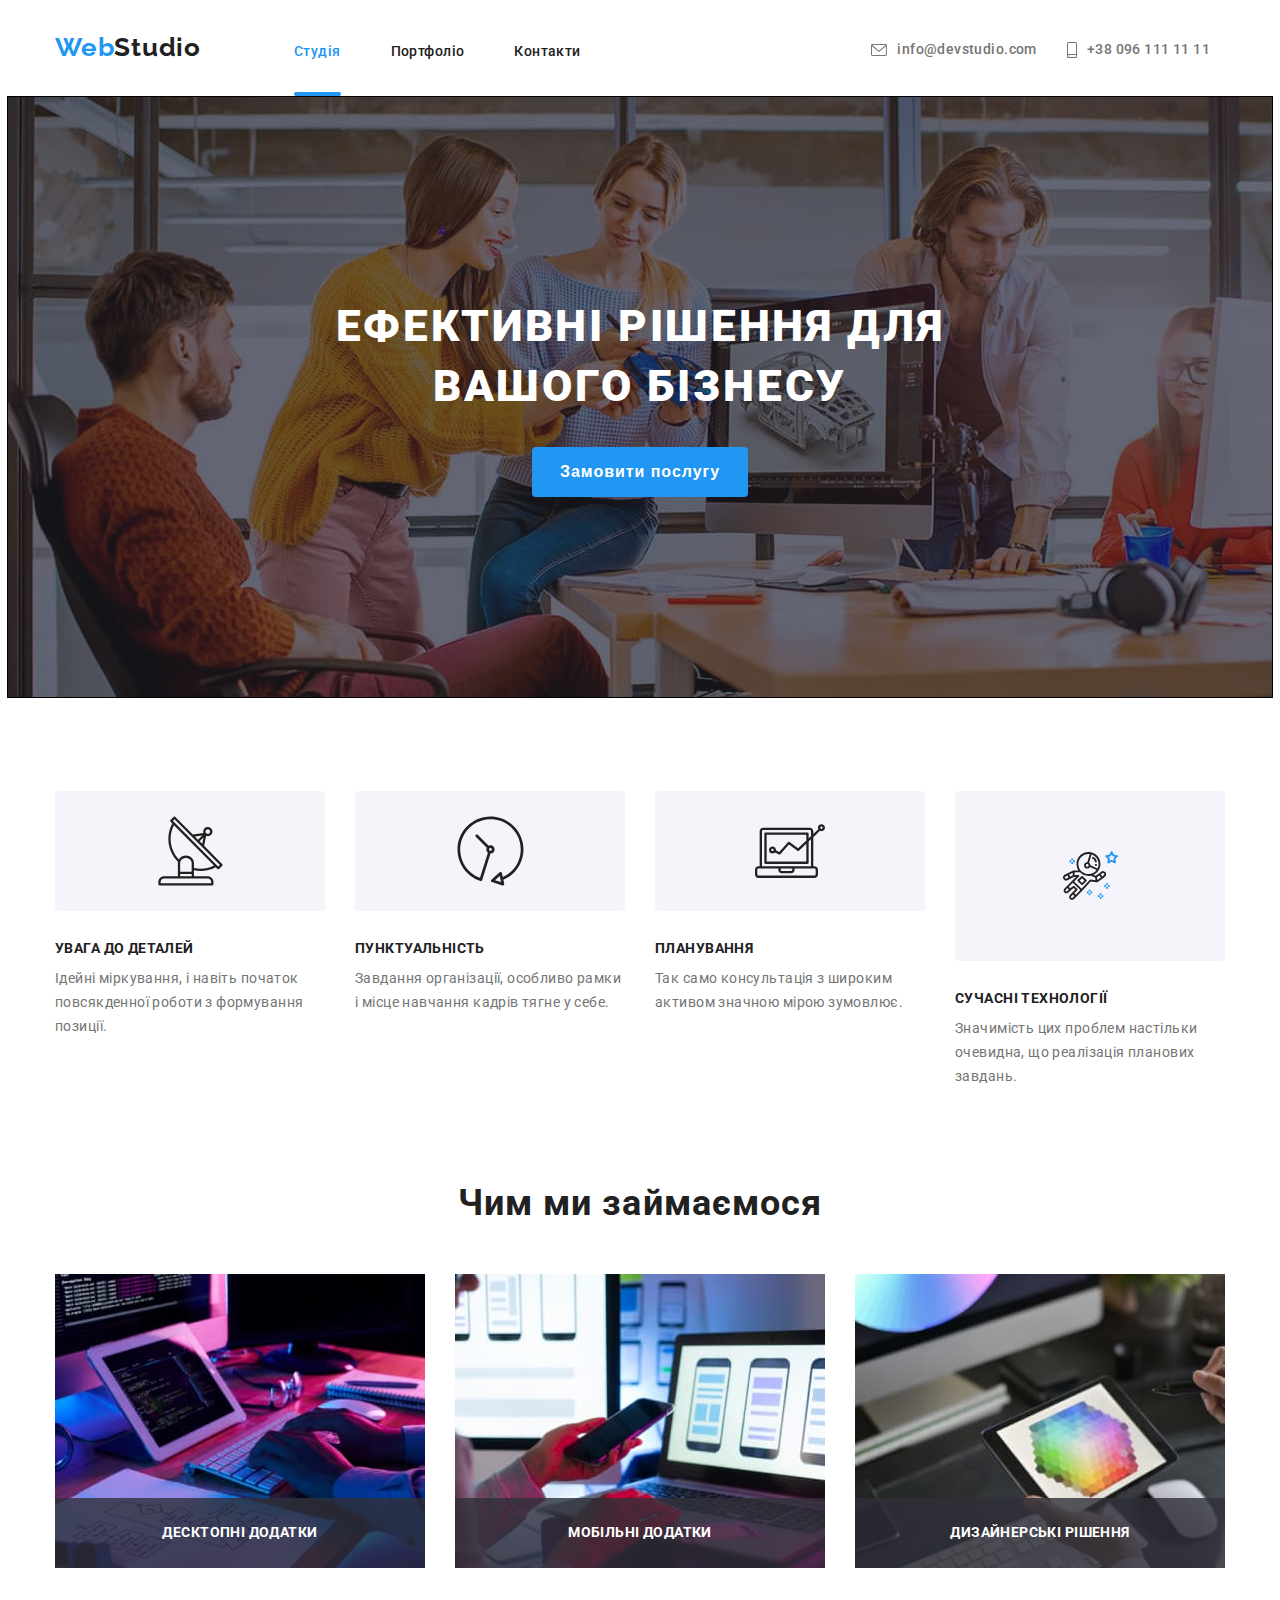
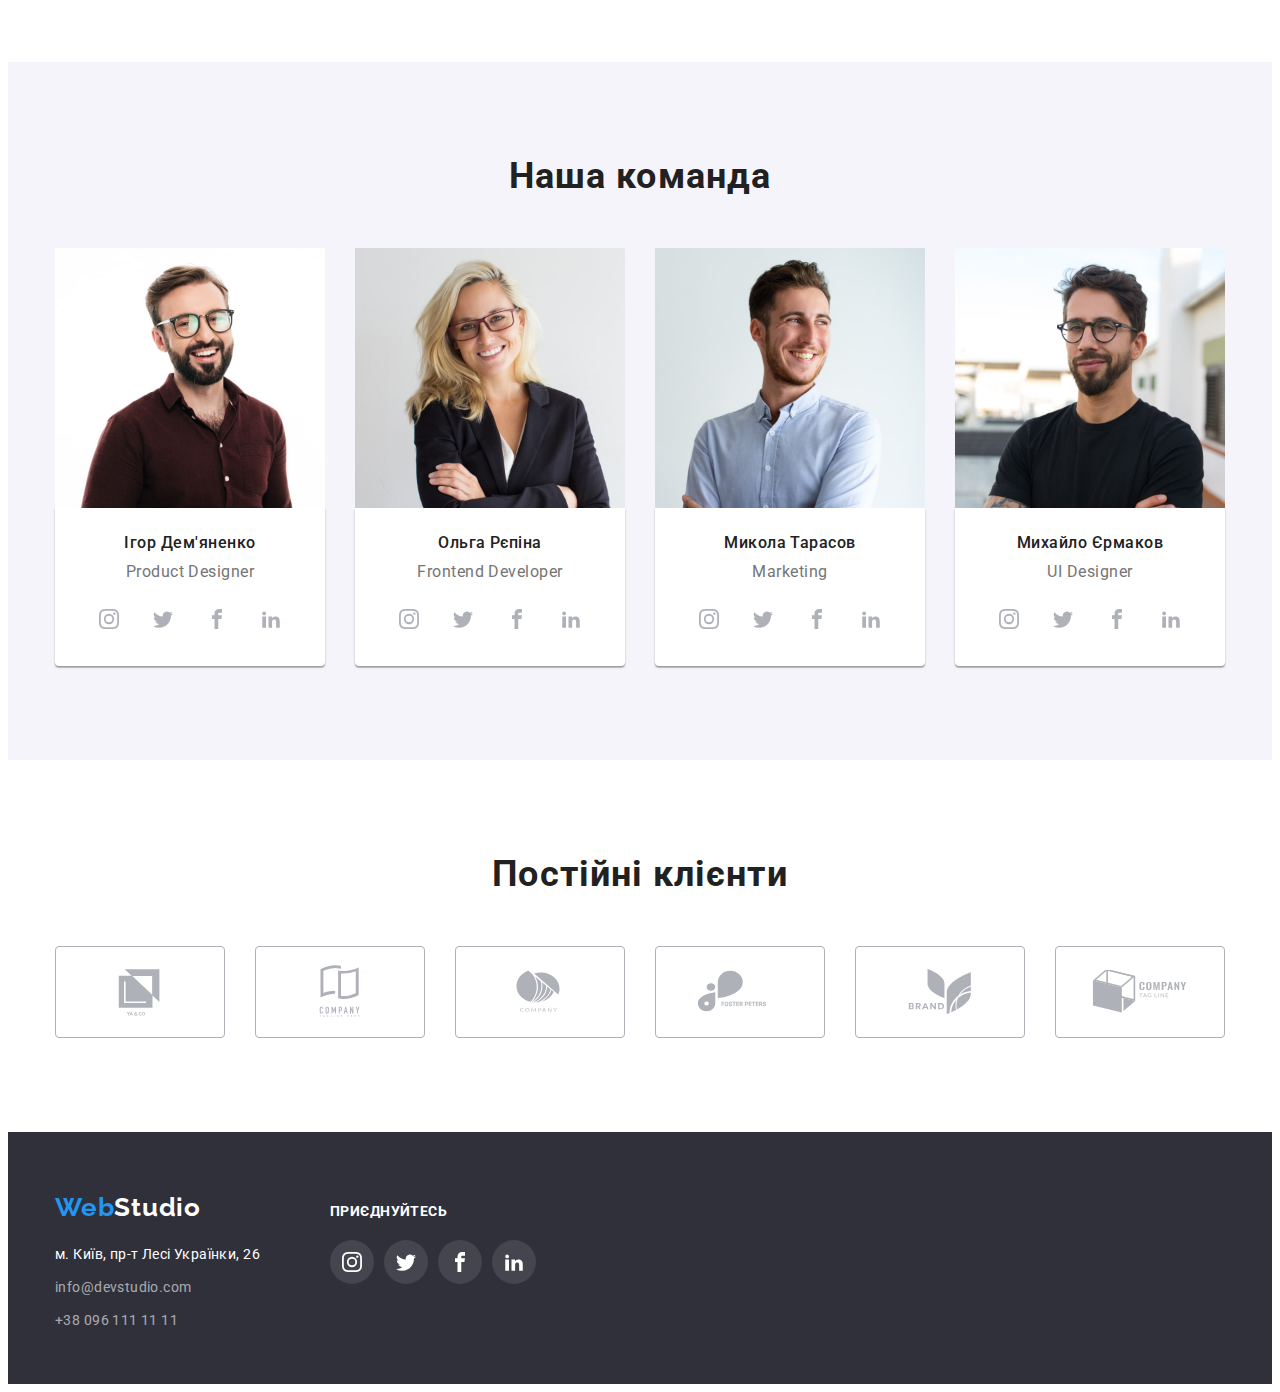
<file: index.html>
<!DOCTYPE html>
<html lang="uk">
  <head>
    <meta charset="UTF-8" />
    <meta http-equiv="X-UA-Compatible" content="IE=edge" />
    <meta name="viewport" content="width=device-width, initial-scale=1.0" />
    <title>homework-html1</title>
    <link
      href="https://fonts.googleapis.com/css2?family=Raleway:wght@700&family=Roboto:wght@400;500;700;900&display=swap"
      rel="stylesheet"
    />
    <link
      rel="stylesheet"
      href="https://cdnjs.cloudflare.com/ajax/libs/modern-normalize/1.1.0/modern-normalize.min.css"
      integrity="sha512-wpPYUAdjBVSE4KJnH1VR1HeZfpl1ub8YT/NKx4PuQ5NmX2tKuGu6U/JRp5y+Y8XG2tV+wKQpNHVUX03MfMFn9Q=="
      crossorigin="anonymous"
      referrerpolicy="no-referrer"
    />
    <link
    rel="stylesheet"
    href="https://cdnjs.cloudflare.com/ajax/libs/animate.css/4.1.1/animate.min.css"
  />
    <link rel="stylesheet" href="./css/styles.css"/>
</head>
  
  <body>
    <header>
      <div class="container">
        <!-- верх_свmерх захоловок і т д -->
        <nav class="main-nav">
          <a class="logo-header" href="WebStudio"
            >Web<span class="logo-header-accent">Studio</span>
          </a>
          <ul class="list-header">
            <li><a class="link-header current" href="Студія">Студія</a></li>
            <li>
              <a class="link-header" href="./portfolio.html">Портфоліо</a>
            </li>
            <li><a class="link-header" href="Контакти">Контакти</a></li>
          </ul>
          <ul class="link-tel">
            <li>
              <a class="link-div-header" href="meil:info@devstudio.com">
              <svg class="meil-icon" width="16" height="12">
                <use class="meil-img" href="./img/symbol-defs.svg#icon-envelope-hover"></use>
              </svg>
                info@devstudio.com</a>
            </li>
            <li>
              <a class="link-div-header" href="tel:+380961111111">
                <svg class="tel-icon" width="10" height="16">
                  <use class="tel-img" href="./img/symbol-defs.svg#icon-smartphone"></use>
                </svg>
                +38 096 111 11 11</a
              >
            </li>
          </ul>
        </nav>
      </div>
    </header>

    <main>
      <!-- осн інфа сама головна (середина) -->
      
        <section class="header overlay">
          <div class="container">
            <h1 class="title-main-big animate__animated animate__wobble">Ефективні рішення для вашого бізнесу</h1>
           
           
            <button data-modal-open class="btn" type="button">Замовити послугу</button>
            <div class="backdrop is-hidden" data-modal>
              <div class="modal">
                <p>
                  Lorem ipsum dolor sit, amet consectetur adipisicing.
                </p>
                
                <button class="btn-x" data-modal-close>
                  <svg class="btn-item" width="18px" height="18px">
                  <use href="./img/close-symbol-defs.svg#icon-close-black-18dp-2-1"></use>
                </svg></button>
              </div>
            </div>
          </div>
          
        </section>
      
     
      <section class="gogogo">
        <div class="container">
          <ul class="list-main">
            <li class="list-antena">
              <!-- тут НЕ СИЛКИ ЦІ КАРТИНКИ ідуть -->
              <h3 class="title-main-small">УВАГА ДО ДЕТАЛЕЙ</h3>
              <p class="text-main">
                Ідейні міркування, і навіть початок повсякденної роботи з
                формування позиції.
              </p>
            </li>
            <li class="list-chasiki">
              <h3 class="title-main-small">ПУНКТУАЛЬНІСТЬ</h3>
              <p class="text-main">
                Завдання організації, особливо рамки і місце навчання кадрів
                тягне у себе.
              </p>
            </li>
            <li class="list-grafik">
              <h3 class="title-main-small">ПЛАНУВАННЯ</h3>
              <p class="text-main">
                Так само консультація з широким активом значною мірою зумовлює.
              </p>
            </li>
            <li class="list-kosmos">
              <h3 class="title-main-small">СУЧАСНІ ТЕХНОЛОГІЇ</h3>
              <p class="text-main">
                Значимість цих проблем настільки очевидна, що реалізація
                планових завдань.
              </p>
            </li>
          </ul>
        </div>
      </section>

      <section class="working">
        <div class="container">
          <h2 class="title-main-medium">Чим ми займаємося</h2>
          <ul class="list-work">
              <li class="img-link">
                <img class="img-item"
                  src="./img/workIII/1.jpg"
                  alt="work"
                  width="370"
                  height="294"
                />
                <p class="overlay-img">Десктопні додатки</p>
              </li>
              <li class="img-link">
                <img class="img-item"
                  src="./img/workIII/2.jpg"
                  alt="work"
                  width="370"
                  height="294"
                />
                <p class="overlay-img">Мобільні додатки</p>
              </li>
              <li class="img-link">
                <img class="img-item"
                  src="./img/workIII/3.jpg"
                  alt="work"
                  width="370"
                  height="294"
                />
                <p class="overlay-img">Дизайнерські рішення</p>
              </li>
          </ul>
        </div>
      </section>

      <section class="list-team section">
        <div class="container">
          <div>
          <h2 class="title-main-medium">Наша команда</h2>
          </div>
        <div class="flex-team list">
          <ul class="list-item">
            <li>
              <div class="item-team">
                <img
                  src="./img/teamIII/img.jpg"
                  alt="team"
                  width="270"
                  height="260"
                />
              </div>
              <div class="border-item">
                <div class="item-team">
                  <h3 class="title-main-tiny">Ігор Дем'яненко</h3>
                </div>
                <div class="item-team-mini">
                  <p class="mini-text">Product Designer</p>
                </div> 
                <div>
                  <ul class="soc-seti-list">
                    <li class="soc-seti-item">
                      <a class="soc-seti-link" href="">
                      <svg class="soc-seti-icon" width="20" height="20">
                        <use class="soc-seti-img" href="./img/symbol-defs.svg#icon-instagram"></use>
                      </svg></a>
                    </li>
                    <li class="soc-seti-item">
                      <a class="soc-seti-link" href="">
                      <svg class="soc-seti-icon" width="20" height="20">
                        <use href="./img/symbol-defs.svg#icon-twitter"></use>
                      </svg></a>
                    </li>
                    <li class="soc-seti-item">
                      <a class="soc-seti-link" href="">
                      <svg class="soc-seti-icon" width="20" height="20">
                        <use href="./img/symbol-defs.svg#icon-facebook"></use>
                      </svg></a>
                    </li>
                    <li class="soc-seti-item">
                      <a class="soc-seti-link" href="">
                      <svg class="soc-seti-icon" width="20" height="20">
                        <use href="./img/symbol-defs.svg#icon-linkedin2"></use>
                      </svg></a>
                    </li>
                  </ul>
                </div>
              </div>
            </li>
            <li>
              <div class="item-team">
                <img
                  src="./img/teamIII/img2.jpg"
                  alt="team"
                  width="270"
                  height="260"
                />
              </div>
              <div class="border-item">
                <div class="item-team">
                  <h3 class="title-main-tiny">Ольга Рєпіна</h3>
                </div>
                <div class="item-team-mini">
                  <p class="mini-text">Frontend Developer</p>
                </div>
                <div>
                  <ul class="soc-seti-list">
                    <li class="soc-seti-item">
                      <a class="soc-seti-link" href="">
                      <svg class="soc-seti-icon" width="20" height="20">
                        <use class="soc-seti-img" href="./img/symbol-defs.svg#icon-instagram"></use>
                      </svg></a>
                    </li>
                    <li class="soc-seti-item">
                      <a class="soc-seti-link" href="">
                      <svg class="soc-seti-icon" width="20" height="20">
                        <use href="./img/symbol-defs.svg#icon-twitter"></use>
                      </svg></a>
                    </li>
                    <li class="soc-seti-item">
                      <a class="soc-seti-link" href="">
                      <svg class="soc-seti-icon" width="20" height="20">
                        <use href="./img/symbol-defs.svg#icon-facebook"></use>
                      </svg></a>
                    </li>
                    <li class="soc-seti-item">
                      <a class="soc-seti-link" href="">
                      <svg class="soc-seti-icon" width="20" height="20">
                        <use href="./img/symbol-defs.svg#icon-linkedin2"></use>
                      </svg></a>
                    </li>
                  </ul>
                </div>
              </div>
            </li>
            <li>
              <div class="item-team">
                <img
                  src="./img/teamIII/img3.jpg"
                  alt="team"
                  width="270"
                  height="260"
                />
              </div>
              <div class="border-item">
                <div class="item-team">
                  <h3 class="title-main-tiny">Микола Тарасов</h3>
                </div>
                <div class="item-team-mini">
                  <p class="mini-text">Marketing</p>
                </div>
                <div>
                  <ul class="soc-seti-list">
                    <li class="soc-seti-item">
                      <a class="soc-seti-link" href="">
                      <svg class="soc-seti-icon" width="20" height="20">
                        <use class="soc-seti-img" href="./img/symbol-defs.svg#icon-instagram"></use>
                      </svg></a>
                    </li>
                    <li class="soc-seti-item">
                      <a class="soc-seti-link" href="">
                      <svg class="soc-seti-icon" width="20" height="20">
                        <use href="./img/symbol-defs.svg#icon-twitter"></use>
                      </svg></a>
                    </li>
                    <li class="soc-seti-item">
                      <a class="soc-seti-link" href="">
                      <svg class="soc-seti-icon" width="20" height="20">
                        <use href="./img/symbol-defs.svg#icon-facebook"></use>
                      </svg></a>
                    </li>
                    <li class="soc-seti-item">
                      <a class="soc-seti-link" href="">
                      <svg class="soc-seti-icon" width="20" height="20">
                        <use href="./img/symbol-defs.svg#icon-linkedin2"></use>
                      </svg></a>
                    </li>
                  </ul>
                </div>
              </div>
            </li>

            <li>
              <div class="item-team">
                <img
                  src="./img/teamIII/img4.jpg"
                  alt="team"
                  width="270"
                  height="260"
                />
              </div>
              <div class="border-item">
                <div class="item-team">
                  <h3 class="title-main-tiny">Михайло Єрмаков</h3>
                </div>
                <div class="item-team-mini">
                  <p class="mini-text">UI Designer</p>
                </div>
                    <ul class="soc-seti-list">
                      <li class="soc-seti-item">
                        <a class="soc-seti-link" href="">
                        <svg class="soc-seti-icon" width="20" height="20">
                          <use class="soc-seti-img" href="./img/symbol-defs.svg#icon-instagram"></use>
                        </svg></a>
                      </li>
                      <li class="soc-seti-item">
                        <a class="soc-seti-link" href="">
                        <svg class="soc-seti-icon" width="20" height="20">
                          <use href="./img/symbol-defs.svg#icon-twitter"></use>
                        </svg></a>
                      </li>
                      <li class="soc-seti-item">
                        <a class="soc-seti-link" href="">
                        <svg class="soc-seti-icon" width="20" height="20">
                          <use href="./img/symbol-defs.svg#icon-facebook"></use>
                        </svg></a>
                      </li>
                      <li class="soc-seti-item">
                        <a class="soc-seti-link" href="">
                        <svg class="soc-seti-icon" width="20" height="20">
                          <use href="./img/symbol-defs.svg#icon-linkedin2"></use>
                        </svg></a>
                      </li>
                    </ul>
                  </div>
            </ul>
        </div>
      </section>
      <!-- блок силок -->
      <section class="link-clients">
      
        <div class="clients container">
           <h2 class="clients-title">Постійні клієнти</h2>
          <ul class="clients-list">
            <li class="clients-item">
              <a class="clients-link" href="">
              <svg class="clients-icon" width="106" height="60">
                <use href="./img/logo-symbol-defs.svg#icon-Logo"></use>
              </svg></a>
            </li>
            <li class="clients-item">
              <a class="clients-link" href="">
              <svg class="clients-icon" width="106" height="60">
                <use href="./img/logo-symbol-defs.svg#icon-Logo-1"></use>
              </svg></a>
            </li>
            <li class="clients-item">
              <a class="clients-link" href="">
              <svg class="clients-icon" width="106" height="60">
                <use href="./img/logo-symbol-defs.svg#icon-Logo-2"></use>
              </svg></a>
            </li>
            <li class="clients-item">
              <a class="clients-link" href="">
              <svg class="clients-icon" width="106" height="60">
                <use href="./img/logo-symbol-defs.svg#icon-Logo-3"></use>
              </svg></a>
            </li>
            <li class="clients-item">
              <a class="clients-link" href="">
              <svg class="clients-icon" width="106" height="60">
                <use href="./img/logo-symbol-defs.svg#icon-Logo-4"></use>
              </svg></a>
            </li>
            <li class="clients-item">
              <a class="clients-link" href="">
              <svg class="clients-icon" width="106" height="60">
                <use href="./img/logo-symbol-defs.svg#icon-Logo-5"></use>
              </svg></a>
            </li>
         </div>
  
      </section>
    </main>

    
    <footer class="footer-container">
      <div class="flex-footer container">
        <div class="footer">
        <!-- це шо внизу_вебстуд,адрес,Мило,телефон -->
        <a class="logo-footer" href="./index.html"
          >Web<span class="logo-footer-accent">Studio</span>
        </a>
        <address class="address-address">
          <ul>
            <li class="list-footer">
              <a class="sity link"
                href="https://goo.gl/maps/ud8NmV5yiws8x5bs8" target="_blank" 
                rel="noopener noreferrer" >м. Київ, пр-т Лесі Українки, 26</a>
            </li>
            <li class="list-footer">
              <a class="link-footer" href="mailto:info@devstudio.com" >info@devstudio.com</a>
            </li>
            <li class="list-footer">
              <a class="link-footer" href="tel:+380961111111" >+38 096 111 11 11</a>
            </li>
          </ul>
         </address>
      </div>
      
      <div class="seti-footer">
        <h2 class="seti-title">ПРИЄДНУЙТЕСЬ</h2>
        
              <ul class="seti-list">
                <li class="seti-item">
                  <a class="seti-link" href="">
                  <svg class="seti-icon" width="20" height="20">
                    <use href="./img/symbol-defs.svg#icon-instagram"></use>
                  </svg></a>
                </li>
                <li class="seti-item">
                  <a class="seti-link" href="">
                  <svg class="seti-icon" width="20" height="20">
                    <use href="./img/symbol-defs.svg#icon-twitter"></use>
                  </svg></a>
                </li>
                <li class="seti-item">
                  <a class="seti-link" href="">
                  <svg class="seti-icon" width="20" height="20">
                    <use href="./img/symbol-defs.svg#icon-facebook"></use>
                  </svg></a>
                </li>
                <li class="seti-item">
                  <a class="seti-link" href="">
                  <svg class="seti-icon" width="20" height="20">
                    <use href="./img/symbol-defs.svg#icon-linkedin2"></use>
                  </svg></a>
                </li>
              </ul>
            </div>
          

          
          </div>
     
    </footer>
    <script src="./js/modal.js"></script>
  </body>
</html>
</file>
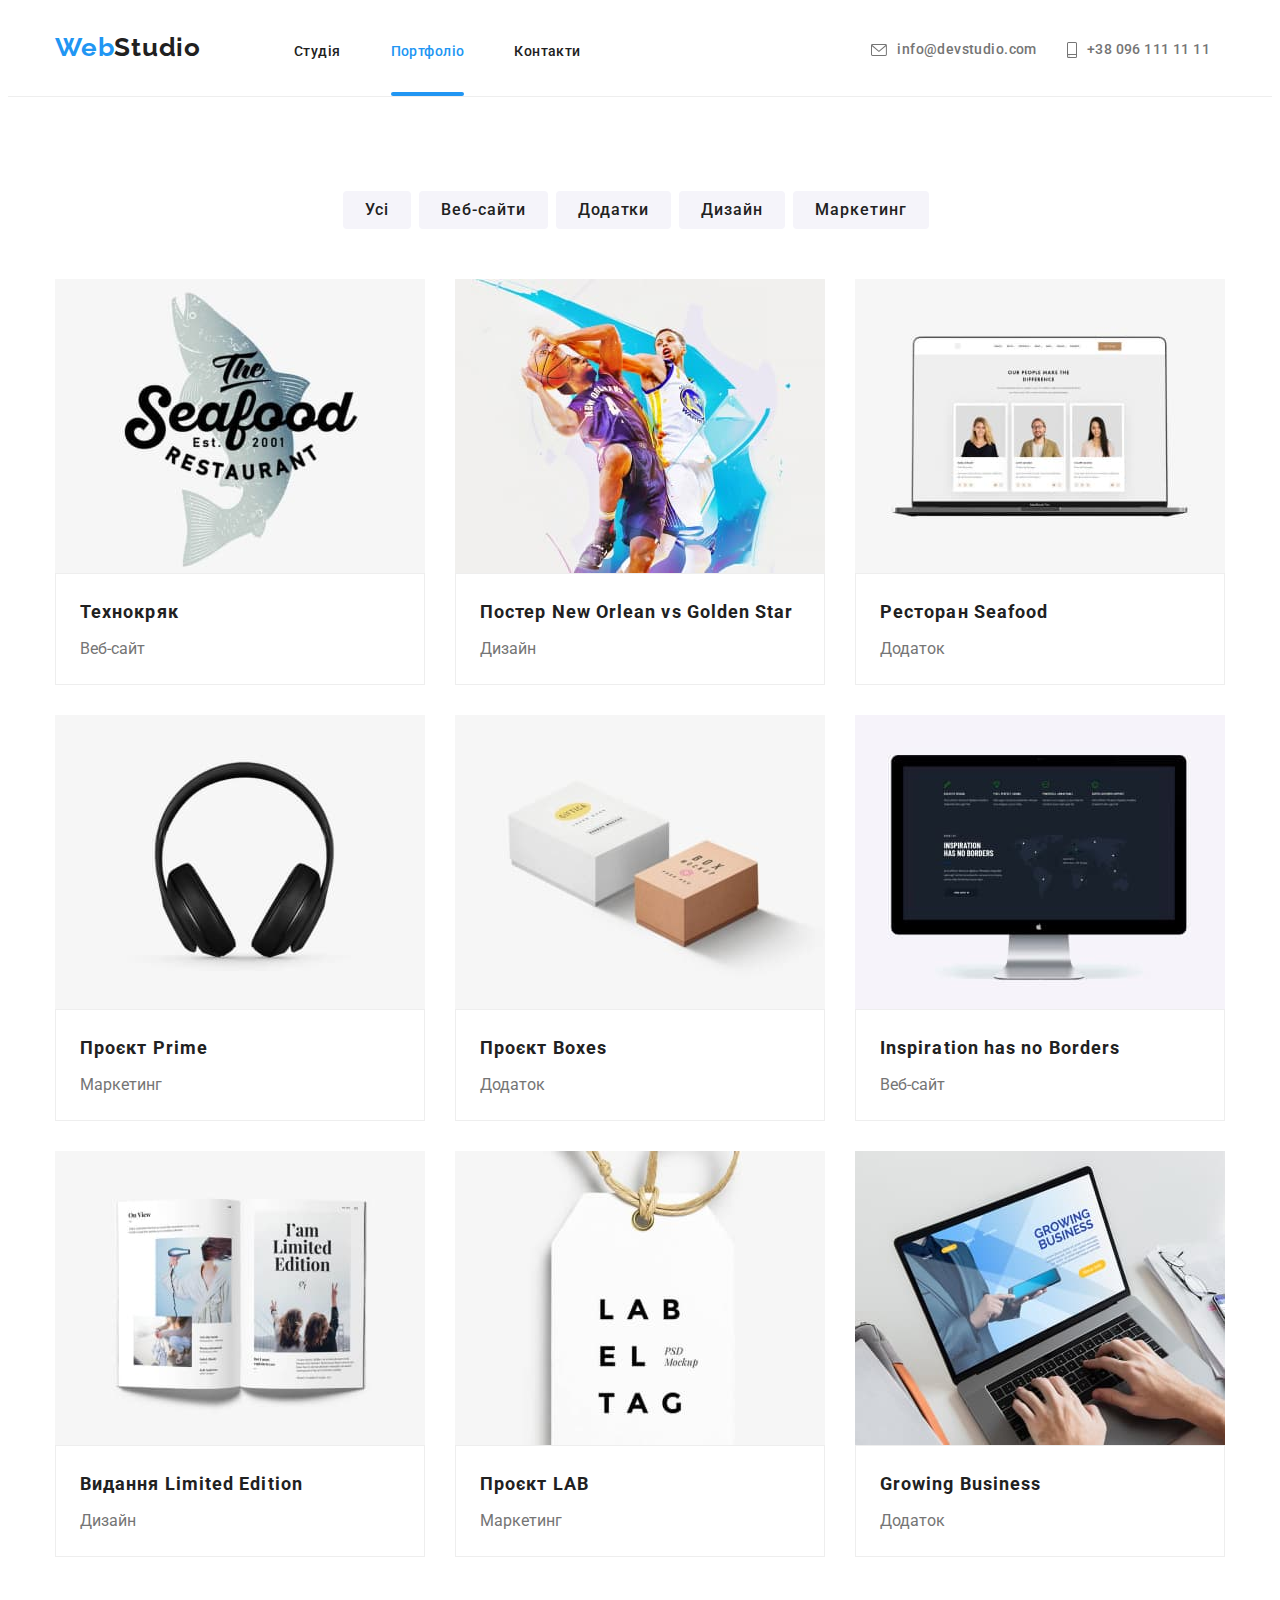
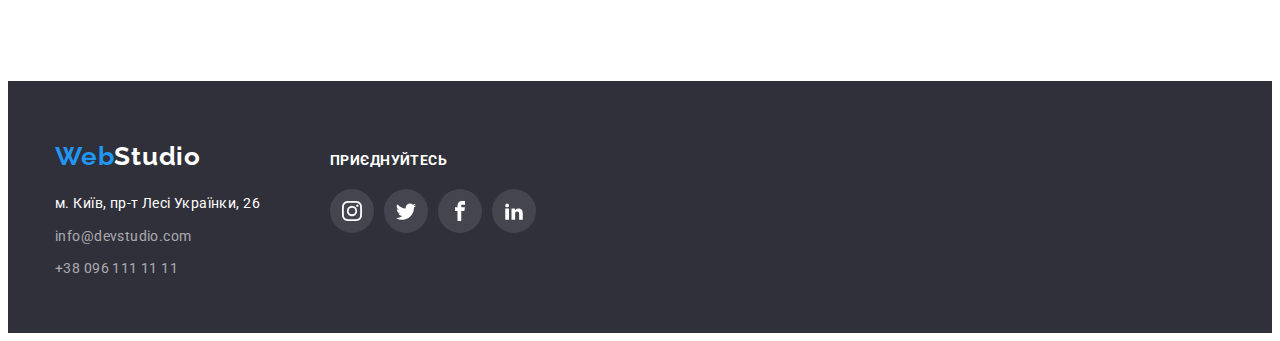
<file: portfolio.html>
<!DOCTYPE html>
<html lang="uk">
  <head>
    <meta charset="UTF-8" />
    <meta http-equiv="X-UA-Compatible" content="IE=edge" />
    <meta name="viewport" content="width=device-width, initial-scale=1.0" />
    <title>portfolio</title>
    <link
      href="https://fonts.googleapis.com/css2?family=Raleway:wght@700&family=Roboto:wght@400;500;700;900&display=swap"
      rel="stylesheet"
    />
    <link
      rel="stylesheet"
      href="https://cdnjs.cloudflare.com/ajax/libs/modern-normalize/1.1.0/modern-normalize.min.css"
      integrity="sha512-wpPYUAdjBVSE4KJnH1VR1HeZfpl1ub8YT/NKx4PuQ5NmX2tKuGu6U/JRp5y+Y8XG2tV+wKQpNHVUX03MfMFn9Q=="
      crossorigin="anonymous"
      referrerpolicy="no-referrer"
    />
    <link
    rel="stylesheet"
    href="https://cdnjs.cloudflare.com/ajax/libs/animate.css/4.1.1/animate.min.css"
  />
    <link rel="stylesheet" href="./css/styles.css"/>
  </head>
  <body>
    <header>
      <div class="container">
        <!-- верх_свmерх захоловок і т д -->
        <nav class="main-nav">
          <a class="logo-header" href="./index.html"
            >Web<span class="logo-header-accent">Studio</span>
          </a>
          <ul class="list-header">
            <li><a class="link-header" href="./index.html">Студія</a></li>
            <li>
              <a class="link-header current" href="Портфоліо">Портфоліо</a>
            </li>
            <li><a class="link-header" href="Контакти">Контакти</a></li>
          </ul>
          <ul class="link-tel">
            <li>
              <a class="link-div-header" href="meil:info@devstudio.com">
              <svg class="meil-icon" width="16" height="12">
                <use class="meil-img" href="./img/symbol-defs.svg#icon-envelope-hover"></use>
              </svg>
                info@devstudio.com</a>
            </li>
            <li>
              <a class="link-div-header" href="tel:+380961111111">
                <svg class="tel-icon" width="10" height="16">
                  <use class="tel-img" href="./img/symbol-defs.svg#icon-smartphone"></use>
                </svg>
                +38 096 111 11 11</a
              >
            </li>
          </ul>
        </nav>
      </div>
    </header>
    <main>
      <section>
      
        <!-- типу 2 сторінка портфоліо -->
        <!-- секці_з_заголовком_скритий_походу -->
        <h1 class="is-hidden">фільтр-елементів</h1>
        <section class="btn-section">
          <div class="container">
          
            <ul class="list-btn-portfolio">
            <li><button class="btn-portfolio" type="button">Усі</button></li>
            <li>
              <button class="btn-portfolio" type="button">Веб-сайти</button>
            </li>
            <li>
              <button class="btn-portfolio" type="button">Додатки</button>
            </li>
            <li><button class="btn-portfolio" type="button">Дизайн</button></li>
            <li>
              <button class="btn-portfolio" type="button">Маркетинг</button>
            </li>
          </ul>

           <ul class="flex-container">

              <li class="box">

                <a class="box-link" href="">

                <div class="tehnokryak">
                  <img 
                  src="./img/portfolioIII/img1.jpg"
                  alt="Tehnokryak"
                  width="370"
                  height="294"
                />
                <div class="tehnokryak-text">
                <p>
                  Ресурс пропонує комплексні пропозиції 
                  з різним рівнем функціоналу та сервісів. 
                  Все це дозволить відвідувачу отримати вичерпні 
                  відомості про компанію чи приватну особу.
                </p>
               </div>
              </div>
                
            <div class="box-mini">
                  <h3 class="title-portfolio">Технокряк</h3>
                  <p class="text">Веб-сайт</p>
                </div>
              </a>




              </li>
              <li class="box">
                <a class="box-link" href="">
                <div class="tehnokryak">
                  <img 
                  src="./img/portfolioIII/img2.jpg"
                  alt="Tehnokryak"
                  width="370"
                  height="294"
                />
                <div class="tehnokryak-text">
                <p>
                  Ресурс пропонує комплексні пропозиції 
                  з різним рівнем функціоналу та сервісів. 
                  Все це дозволить відвідувачу отримати вичерпні 
                  відомості про компанію чи приватну особу.
                </p>
               </div>
              </div>
                <div class="box-mini">
                  <h3 class="title-portfolio">
                    Постер New Orlean vs Golden Star
                  </h3>
                  <p class="text">Дизайн</p>
                </div>
              </a>
              </li>
              <li class="box">
                <a class="box-link" href="">
                  <div class="tehnokryak">
                    <img 
                    src="./img/portfolioIII/img3.jpg"
                    alt="Tehnokryak"
                    width="370"
                    height="294"
                  />
                  <div class="tehnokryak-text">
                  <p>
                    Ресурс пропонує комплексні пропозиції 
                    з різним рівнем функціоналу та сервісів. 
                    Все це дозволить відвідувачу отримати вичерпні 
                    відомості про компанію чи приватну особу.
                  </p>
                 </div>
                </div>
                <div class="box-mini">
                  <h3 class="title-portfolio">Ресторан Seafood</h3>
                  <p class="text">Додаток</p>
                </div>
              </a>
              </li>
              <li class="box">
                <a class="box-link" href="">

                <div class="tehnokryak">
                  <img 
                  src="./img/portfolioIII/img4.jpg"
                  alt="Tehnokryak"
                  width="370"
                  height="294"
                />
                <div class="tehnokryak-text">
                <p>
                  Ресурс пропонує комплексні пропозиції 
                  з різним рівнем функціоналу та сервісів. 
                  Все це дозволить відвідувачу отримати вичерпні 
                  відомості про компанію чи приватну особу.
                </p>
               </div>
              </div>
                <div class="box-mini">
                  <h3 class="title-portfolio">Проєкт Prime</h3>
                  <p class="text">Маркетинг</p>
                </div>
              </a>
              </li>
              <li class="box">
                <a class="box-link" href="">

                <div class="tehnokryak">
                  <img 
                  src="./img/portfolioIII/img5.jpg"
                  alt="Tehnokryak"
                  width="370"
                  height="294"
                />
                <div class="tehnokryak-text">
                <p>
                  Ресурс пропонує комплексні пропозиції 
                  з різним рівнем функціоналу та сервісів. 
                  Все це дозволить відвідувачу отримати вичерпні 
                  відомості про компанію чи приватну особу.
                </p>
               </div>
              </div>
                <div class="box-mini">
                  <h3 class="title-portfolio">Проєкт Boxes</h3>
                  <p class="text">Додаток</p>
                </div>
              </a>
              </li>
              <li class="box">
                <a class="box-link" href="">

                <div class="tehnokryak">
                  <img 
                  src="./img/portfolioIII/img6.jpg"
                  alt="Tehnokryak"
                  width="370"
                  height="294"
                />
                <div class="tehnokryak-text">
                <p>
                  Ресурс пропонує комплексні пропозиції 
                  з різним рівнем функціоналу та сервісів. 
                  Все це дозволить відвідувачу отримати вичерпні 
                  відомості про компанію чи приватну особу.
                </p>
               </div>
              </div>
                <div class="box-mini">
                  <h3 class="title-portfolio">Inspiration has no Borders</h3>
                  <p class="text">Веб-сайт</p>
                </div>
              </a>
              </li>
              <li class="box">
                <a class="box-link" href="">

                <div class="tehnokryak">
                  <img 
                  src="./img/portfolioIII/img7.jpg"
                  alt="Tehnokryak"
                  width="370"
                  height="294"
                />
                <div class="tehnokryak-text">
                <p>
                  Ресурс пропонує комплексні пропозиції 
                  з різним рівнем функціоналу та сервісів. 
                  Все це дозволить відвідувачу отримати вичерпні 
                  відомості про компанію чи приватну особу.
                </p>
               </div>
              </div>
                <div class="box-mini">
                  <h3 class="title-portfolio">Видання Limited Edition</h3>
                  <p class="text">Дизайн</p>
                </div>
              </a>
              </li>
              <li class="box">
                <a class="box-link" href="">

                <div class="tehnokryak">
                  <img 
                  src="./img/portfolioIII/img8.jpg"
                  alt="Tehnokryak"
                  width="370"
                  height="294"
                />
                <div class="tehnokryak-text">
                <p>
                  Ресурс пропонує комплексні пропозиції 
                  з різним рівнем функціоналу та сервісів. 
                  Все це дозволить відвідувачу отримати вичерпні 
                  відомості про компанію чи приватну особу.
                </p>
               </div>
              </div>
                <div class="box-mini">
                  <h3 class="title-portfolio">Проєкт LAB</h3>
                  <p class="text">Маркетинг</p>
                </div>
              </a>
              </li>
              <li class="box">
                <a class="box-link" href="">

                <div class="tehnokryak">
                  <img 
                  src="./img/portfolioIII/img9.jpg"
                  alt="Tehnokryak"
                  width="370"
                  height="294"
                />
                <div class="tehnokryak-text">
                <p>
                  Ресурс пропонує комплексні пропозиції 
                  з різним рівнем функціоналу та сервісів. 
                  Все це дозволить відвідувачу отримати вичерпні 
                  відомості про компанію чи приватну особу.
                </p>
               </div>
              </div>
                <div class="box-mini">
                  <h3 class="title-portfolio">Growing Business</h3>
                  <p class="text">Додаток</p>
                </div>
              </li>
            </ul>
          </div>
        
        </section>
      </section>
    </main>
    <footer class="footer-container">
      <div class="flex-footer container">
        <div class="footer">
        <!-- це шо внизу_вебстуд,адрес,Мило,телефон -->
        <a class="logo-footer" href="WebStudio"
          >Web<span class="logo-footer-accent">Studio</span>
        </a>
        <address class="address-address">
          <ul>
            <li class="list-footer">
              <a class="sity link"
                href="https://goo.gl/maps/ud8NmV5yiws8x5bs8" target="_blank" 
                rel="noopener noreferrer" >м. Київ, пр-т Лесі Українки, 26</a>
            </li>
            <li class="list-footer">
              <a class="link-footer" href="mailto:info@devstudio.com" >info@devstudio.com</a>
            </li>
            <li class="list-footer">
              <a class="link-footer" href="tel:+380961111111" >+38 096 111 11 11</a>
            </li>
          </ul>
         </address>
      </div>
      
      <div class="seti-footer">
        <h2 class="seti-title">ПРИЄДНУЙТЕСЬ</h2>
        
              <ul class="seti-list">
                <li class="seti-item">
                  <a class="seti-link" href="">
                  <svg class="seti-icon" width="20" height="20">
                    <use href="./img/symbol-defs.svg#icon-instagram"></use>
                  </svg></a>
                </li>
                <li class="seti-item">
                  <a class="seti-link" href="">
                  <svg class="seti-icon" width="20" height="20">
                    <use href="./img/symbol-defs.svg#icon-twitter"></use>
                  </svg></a>
                </li>
                <li class="seti-item">
                  <a class="seti-link" href="">
                  <svg class="seti-icon" width="20" height="20">
                    <use href="./img/symbol-defs.svg#icon-facebook"></use>
                  </svg></a>
                </li>
                <li class="seti-item">
                  <a class="seti-link" href="">
                  <svg class="seti-icon" width="20" height="20">
                    <use href="./img/symbol-defs.svg#icon-linkedin2"></use>
                  </svg></a>
                </li>
              </ul>
            </div>
          

          
          </div>
     
    </footer>
    <script src="./js/modal.js"></script>
  </body>
</html>
</file>
<file: css/styles.css>
/* minus zagolovok neznay nawo */
.is-hidden {
  visibility: hidden;
  pointer-events: none;
  position: absolute;
  opacity: 0;
} 



.backdrop {
  display: flex;
  position: fixed;
  top: 0;
  right: 0;
  width: 100%;
  height: 100%;
  background: rgba(0, 0, 0, 0.2);
  align-items: center;
  justify-content: center;
  opacity: 1;
  transition-property: opacity, transform;
  transition-duration: 250ms;
  transition-timing-function: cubic-bezier(0.4, 0, 0.2, 1);
  z-index: 1;
  }

  .modal {
    position: absolute;
    top: 50%;
    left: 50%;
    transform: translate(-50%, -50%)scale(1);
    width: 528px;
    height: 581px;
    background: #FFFFFF;
    box-shadow: 
    0px 1px 3px rgba(0, 0, 0, 0.12),
    0px 2px 1px rgba(0, 0, 0, 0.2);
    border-radius: 4px;

    transition-property: opacity, transform;
    transition-duration: 250ms;
    transition-timing-function: cybic-bezier (0.4, 0, 0.2, 1);
    transition-delay: 0ms;
  }

  .backdrop.is-hidden.modal {
    transform: translate(-50%, -50%)scale(0);
  }
  
  
  .btn-x {
    position: absolute;
    width: 30px;
    height: 30px;
    border-radius: 50%;
    background: #FFFFFF;
    border-color: #AFB1B8;
     cursor: pointer;
    top: 8px;
    right: 8px;
  }

  .btn-item {
    display: block;
    transform: translate(-10%);
  }

 
/* knopka- hover i fokus pohodu100%*/
/*--------------------------------- head------------------ */

.btn {
  color: var(--big-fon-color);
  background-color: var(--acent-color);
  border: var(--acent-color);
  font-weight: 700;
  font-size: 16px;
  line-height: 1.87;
  letter-spacing: 0.06em;
  cursor: pointer;
  border-radius: 4px;
  width: 216px;
  height: 50px;
  margin: 0 auto;
  margin-top: 30px;
  /* data-modal-open; */
}

li {
  list-style-type: none;
}

p,
h1,
h2,
h3,
h4,
h5 {
  margin: 0;
}

.btn-portfolio {
  color: var(--top-color);
  background-color: #f5f4fa;
  border: var(--big-fon-color);
  font-weight: 500;
  font-size: 16px;
  line-height: 1.62;
  font-family: inherit;
  cursor: pointer;
  letter-spacing: 0.06em;
  border-radius: 4px;
  padding: 6px 22px;
  height: 38px;
  transition: color 250ms cubic-bezier(0.4, 0, 0.2, 1),
  background-color 250ms cubic-bezier(0.4, 0, 0.2, 1);
}



.list-btn-portfolio li {
  margin-right: 8px;
  display: inline;
  text-align: center;
}

.btn-portfolio:hover,
.btn-portfolio:focus,
.btn:hover,
.btn:focus {
  color: var(--big-fon-color);
  background-color: var(--acent-color);
  border: var(--acent-color);
}


body {
  font-family: "Roboto", sans-serif;
  background-color: var(--big-fon-color);
  color: var(--top-color);
}
/* ----------------------main------------------------------- */
/* .img-container {
  display: block;
  display: flex;
  justify-content: center;
} */



.list-header .link-header + .link-header {
  margin-left: 40px;
}

.main-nav {
  text-align: center;
  display: flex;
  align-items: baseline;
}

header {
  border-bottom: 1px solid #eeeeee;
}




.list-main {
  list-style: none;
  gap: 30px;
  display: block;
  display: flex;
  justify-content: center;
}

.list-main li {
  width: 270px;
}

.link-tel {
  display: block;
  display: flex;
  margin-left: auto;
}

.list-header {
  list-style: none;
  display: flex;
  gap: 50px;
}



.link-header {
  color: var(--top-color);
  font-weight: 500;
  font-size: 14px;
  line-height: 1.71;
  letter-spacing: 0.03em;
  text-decoration: none;
  padding-top: 32px;
  padding-bottom: 32px;
}

.link-header.current {
  color: var(--acent-color);
}

.current::after {
display: block;
content: "";
width: 100%;
height: 4px;
top: 0;
left: 0;
background: var(--acent-color);
border-radius: 4px;
margin-top: 28px;
}

.link-div-header {
  color: var(--text-color);
  font-weight: 500;
  font-size: 14px;
  line-height: 1.71;
  letter-spacing: 0.03em;
  text-decoration: none;
  padding: 15px;
  display: flex;
  align-items: center;
  transition: color 250ms cubic-bezier(0.4, 0, 0.2, 1);
}

.meil-icon {
  fill: currentColor;
  margin-right: 10px;
  text-align: center;
}

.tel-icon {
  fill: currentColor;
  margin-right: 10px;
  text-align: center;
}

/* .list-antena::before {
  content:"";
  display: block;
  height: 120px;
  margin-bottom: 30px;
  background: #F5F4FA;
  background-image: url(../img/icons.svg/antena.svg);
  background-size: 65px 70px;
  background-repeat: no-repeat;
  background-position: center;
  
} */
/* margin-right: vidstypu mig IMG */

.working {
  padding-top: 94px;
  padding-bottom: 94px;
}

* {
  box-sizing: border-box;
}

.list {
  list-style: none;
}

.title-main-medium {
  font-weight: 700;
  font-size: 36px;
  line-height: 1.16;
  letter-spacing: 0.03em;
  text-align: center;
  margin-bottom: 50px;
}

.container-team {
  display: block;
  display: flex;
  padding-bottom: 95px;
  background: #f5f4fa;
}

/* ------------------Psevdoklasi tipa------------------------------ */



 




.sity:hover,
.sity:focus,
.link-header:hover,
.link-header:focus,
.link-div-header:hover,
.link-footer:hover,
.link-div-header:focus,
.link-footer:focus {
  color: var(--acent-color);
}



.btn-portfolio:hover,
.btn-portfolio:focus {
  box-shadow: 0px 3px 1px rgba(0, 0, 0, 0.1), 0px 1px 2px rgba(0, 0, 0, 0.08), 0px 2px 2px rgba(0, 0, 0, 0.12);
  border-radius: 4px;
}

.text-main {
  font-size: 14px;
  line-height: 1.71;
  letter-spacing: 0.03em;
  color: var(--text-color);
}

/* -------------------------------------h1------------- */
.title-main-big {
  color: var(--big-fon-color);
  font-weight: 900;
  font-size: 44px;
  line-height: 1.36;
  text-align: center;
  letter-spacing: 0.06em;
  text-transform: uppercase;
  max-width: 696px;
  margin: 0 auto;
}

.header {
  background: #2f303a;
  text-align: center;
  padding-top: 200px;
  padding-bottom: 200px;
  /* max-width: 1600px;
  height: 600px;
  margin-left: auto;
  margin-right: auto;
  outline: 1px solid black;
  background-image: linear-gradient(
    to right,
     rgba(47, 48, 58, 0.4)
     ),
url("../img/fon/fon.jpg");
background-repeat: no-repeat;
background-position: center;
background-size: cover; */
}

.overlay {
  content: "";
  max-width: 1600px;
  height: 600px;
  margin-left: auto;
  margin-right: auto;
  outline: 1px solid black;
  background-image: linear-gradient(
      rgba(47, 48, 58, 0.4),
      rgba(47, 48, 58, 0.4)
    ),
    url("../img/fon/fon.jpg");
  background-repeat: no-repeat;
  /* background-position: center;
background-size: cover; */
}

.gogogo {
  padding-top: 94px;
}

/* ---------------------------------h2------------- */

/* ------------------------------h3---------------- */

/* .img-container {
  padding-top: 94px;
} */

.title-main-small {
  font-weight: 700;
  font-size: 14px;
  line-height: 1.14;
  letter-spacing: 0.03em;
  margin-bottom: 10px;
  border: none;
}

.list-team {
  background: #f5f4fa;
  padding-top: 94px;
  padding-bottom: 94px;
}

.list-item {
  display: contents;
  gap: 30px;
  padding-bottom: 94px;
}

img {
  display: block;
  max-width: 100%;
  height: auto;
}

.list-work {
  padding: 0;
  margin: 0;
  display: flex;
  align-items: center;
  margin-top: 50px;
  gap: 30px;
}

.img-link {
  position: relative;
  width: calc((100% - 60px) / 3);
}

.img-item {
    display: block;
    max-width: 100%;
    height: auto;
}

.overlay-img {
  position: absolute;
  font-weight: 700;
    font-size: 14px;
    line-height: 1.14;
    letter-spacing: 0.03em;
    text-transform: uppercase;
    width: 100%;
    height: 70px;
    left: 0;
    bottom: 0;
    display: flex;
    justify-content: center;
    align-items: center;
    color: var(--big-fon-color);
    background-color: rgba(47, 48, 58, 0.8);
}




.flex-team {
  background: #f5f4fa;
  display: block;
  display: flex;
  gap: 30px;
  justify-content: center;
}

/* ----------------------------h3 tiny------------------ */
.title-main-tiny {
  font-weight: 500;
  font-size: 16px;
  line-height: 1.19;
  letter-spacing: 0.03em;
  margin-bottom: 10px;
}

.mini-text {
  font-size: 16px;
  line-height: 1.19;
  letter-spacing: 0.03em;
  color: var(--text-color);
}

.logo-header {
  font-family: "Raleway", sans-serif;
  font-style: normal;
  font-weight: 700;
  font-size: 26px;
  line-height: 1.19;
  letter-spacing: 0.03em;
  color: var(--acent-color);
  text-decoration: none;
  margin-right: 93px;
  margin-top: 24px;
}

.logo-header-accent {
  color: var(--top-color);
}

/* --------------------------footer----------------- */
footer {
  background-color: var(--top-color);
}

.logo-footer {
  font-family: "Raleway", sans-serif;
  font-style: normal;
  font-weight: 700;
  font-size: 26px;
  line-height: 1.19;
  letter-spacing: 0.03em;
  color: var(--acent-color);
  text-decoration: none;
  margin-bottom: 20px;
}

.logo-footer-accent {
  color: var(--big-fon-color);
}

.item-team {
  text-align: center;
}

.item-team img {
  border-radius: 0px;
}

.item-team-mini {
  text-align: center;
}

.address-address {
  margin-top: 20px;
}

.sity {
  font-size: 14px;
  line-height: 1.71;
  letter-spacing: 0.03em;
  color: var(--big-fon-color);
  /* width: 231px;
  height: 21px; */
  font-style: normal;
  text-decoration: none;
}

.link-footer {
  color: rgba(255, 255, 255, 0.6);
  font-size: 14px;
  line-height: 1.71;
  letter-spacing: 0.03em;
  text-decoration: none;
  font-style: normal;
  transition: color 250ms cubic-bezier(0.4, 0, 0.2, 1);
  }

.list-footer:not(:last-child) {
  margin-bottom: 9px;
  transition: color 250ms cubic-bezier(0.4, 0, 0.2, 1);
}
/* ---------------------------h3 portfolio--------------------------- */

.flex-container {
  display: flex;
  flex-wrap: wrap;
  gap: 30px;
  padding: 0;
  margin: 0;
  list-style: none;
}

/* .tehnokryak::before {
  position: absolute;
  display: block;
  content: "";
  max-width: 100%;
  top: 0;
  left: 0;
  background-color: rgba(33, 150, 243, 0.9);
  opacity: 1;
}  */

.box {
  width: 370px;
}

.tehnokryak {
  position: relative;
  overflow: hidden;
  }

.tehnokryak-text {
    position: absolute;
    padding: 63px 24px;
    font-size: 18px;
    line-height: 1.56;
    letter-spacing: 0.03em;
    color: var(--big-fon-color);
    background-color: rgba(33, 150, 243, 0.9);
    top: 0;
    left: 0;

    transition-property: transform;
    transition-duration: 250ms;
    transition-timing-function: cybic-bezier (0.4, 0, 0.2, 1);
    transition-delay: 0ms;
    transform: translateY(100%);
}

  .box-link {
    text-decoration: none;
    display:block;
  }
   .box-link:hover .tehnokryak-text,
   .box-link :focus .tehnokryak-text {
    transform: translatey(0);
  }




 

.box:hover,
 .box:focus {
  box-shadow: 0px 1px 1px rgba(0, 0, 0, 0.12),
  0px 4px 4px rgba(0, 0, 0, 0.06),
  1px 4px 6px rgba(0, 0, 0, 0.16);
  
}

.text {
  color: #757575;
  margin-top: 4px;
  font-size: 16px;
  line-height: 1.87;
}

.title-portfolio {
  font-size: 18px;
  /* line-height: 36px; / 18 =2 */
  line-height: 2;
  letter-spacing: 0.06em;
  color: var(--top-color);
}

.list-portfolio p {
  font-size: 16px;
  line-height: 1.87;
  letter-spacing: 0.03em;
  color: var(--text-color);
}

:root {
  --text-color: #757575;
  --top-color: #212121;
  --big-fon-color: #ffffff;
  --acent-color: #2196f3;
}

ul {
  padding: 0;
  margin: 0;
}

.container {
  width: 1200px;
  padding-left: 15px;
  padding-right: 15px;
  margin-left: auto;
  margin-right: auto;
}

.footer-container {
  background-color: #2f303a;
  height: 252px;
  padding-top: 60px;
  padding-bottom: 60px;
}

.flex-footer {
  display: flex;
  align-items: baseline;
}

.list-btn-portfolio {
  display: block;
  display: flex;
  justify-content: center;
  margin-bottom: 50px;
}

.btn-section {
  padding-bottom: 94px;
  padding-top: 94px;
  display: block;
  display: flex;
  justify-content: center;
}

.box-mini {
  display: block;
  padding-top: 20px;
  padding-bottom: 20px;
  padding-left: 24px;
  width: 370px;
  border: 1px solid #eeeeee;
}

.border-item {
  display: block;
  padding-top: 25px;
  padding-bottom: 25px;
  width: auto;
  box-shadow: 0px 1px 3px rgba(0, 0, 0, 0.12), 0px 1px 1px rgba(0, 0, 0, 0.14),
    0px 2px 1px rgba(0, 0, 0, 0.2);
  border-radius: 0px 0px 4px 4px;
  background: #ffffff;
}

.link-clients {
  padding-top: 94px;
  padding-bottom: 94px;
}

.clients-title {
  font-weight: 700;
  font-size: 36px;
  line-height: 1.16;
  letter-spacing: 0.03em;
  text-align: center;
  margin-bottom: 50px;
}

.list-antena::before {
  content: "";
  display: block;
  height: 120px;
  margin-bottom: 30px;
  background: #f5f4fa;
  background-image: url(../img/icons.svg/antena.svg);
  background-size: 65px 70px;
  background-repeat: no-repeat;
  background-position: center;
  border-radius: 4px;
}

.list-chasiki::before {
  content: "";
  display: block;
  height: 120px;
  margin-bottom: 30px;
  background: #f5f4fa;
  background-image: url(../img/icons.svg/chasiki.svg);
  background-size: 67px 70px;
  background-repeat: no-repeat;
  background-position: center;
  border-radius: 4px;
}

.list-grafik::before {
  content: "";
  display: block;
  height: 120px;
  margin-bottom: 30px;
  background: #f5f4fa;
  background-image: url(../img/icons.svg/grafik.svg);
  background-size: 70px 54px;
  background-repeat: no-repeat;
  background-position: center;
  border-radius: 4px;
}

.list-kosmos::before {
  content: "";
  display: block;
  height: 120px;
  margin-bottom: 30px;
  background: #f5f4fa;
  background-image: url(../img/icons.svg/kosmos.svg);
  background-size: 55px 61px;
  background-repeat: no-repeat;
  background-position: center;
  padding: 25px 100px;
  border-radius: 4px;
}

.soc-seti-list {
  display: flex;
  gap: 10px;
  justify-content: center;
  margin-top: 16px;
}

.soc-seti-list {
  display: flex;
  justify-content: center;
  margin-top: 16px;
}

.soc-seti-item .soc-seti-link {
  display: flex;
  align-items: center;
  justify-content: center;
  width: 44px;
  height: 44px;
  color: #afb1b8;
  background-color: var(--big-fon-color);
  border-radius: 50%;
  transition: color 250ms cubic-bezier(0.4, 0, 0.2, 1),
  background-color 250ms cubic-bezier(0.4, 0, 0.2, 1);
}

.soc-seti-icon {
  fill: currentColor;
}
.soc-seti-link:hover,
.soc-seti-link:focus {
  color: var(--big-fon-color);
  background-color: #2196f3;
}

.seti-footer {
  margin-left: 70px;
}

.seti-title {
  font-weight: 700;
  line-height: 1.14;
  margin-bottom: 20px;
  color: #ffffff;
  text-transform: uppercase;
  font-style: normal;
  font-weight: 700;
  font-size: 14px;
  letter-spacing: 0.03em;
  text-transform: uppercase;
}

.seti-list {
  display: flex;
  gap: 10px;
  
  transition: color 250ms cubic-bezier(0.4, 0, 0.2, 1),
  background-color 250ms cubic-bezier(0.4, 0, 0.2, 1);
}



.seti-item {
  display: flex;
  width: 44px;
  height: 44px;
  /* background-repeat: no-repeat;
  background-position: center; */
  border-radius: 50%;
  /* background-size: 20px; */
  align-items: center;
  justify-content: center;
  fill: #ffffff;
  background-color: rgba(255, 255, 255, 0.1);
  transition: color 250ms cubic-bezier(0.4, 0, 0.2, 1),
  background-color 250ms cubic-bezier(0.4, 0, 0.2, 1);
}

.seti-link {
  display: flex;
  fill: #ffffff;
  align-items: center;
  justify-content: center;
  background-size: 20px;
  background-repeat: no-repeat;
  background-position: center;
  border-radius: 50%;
  width: 100%;
  height: 100%;
}

.seti-list :hover,
.seti-list :focus {
  background-color: #2196f3;
}

.clients-link {
  display: flex;
  width: 170px;
  height: 92px;
  align-items: center;
  justify-content: center;
  border-radius: 4px;
  border: 1px solid #afb1b8;
  color: #afb1b8;
  transition: color 250ms cubic-bezier(0.4, 0, 0.2, 1),
  background-color 250ms cubic-bezier(0.4, 0, 0.2, 1);
}

.clients-item {
  transition: color 250ms cubic-bezier(0.4, 0, 0.2, 1),
  background-color 250ms cubic-bezier(0.4, 0, 0.2, 1);
}

.clients-icon {
  fill: currentColor;
}

.clients-list {
  display: flex;
  gap: 30px;
  fill: #afb1b8;
  align-items: center;
  justify-content: center;
}

.clients-link:focus,
.clients-link:hover {
  color: #2196f3;
  border: 1px solid #2196f3;
}
</file>
